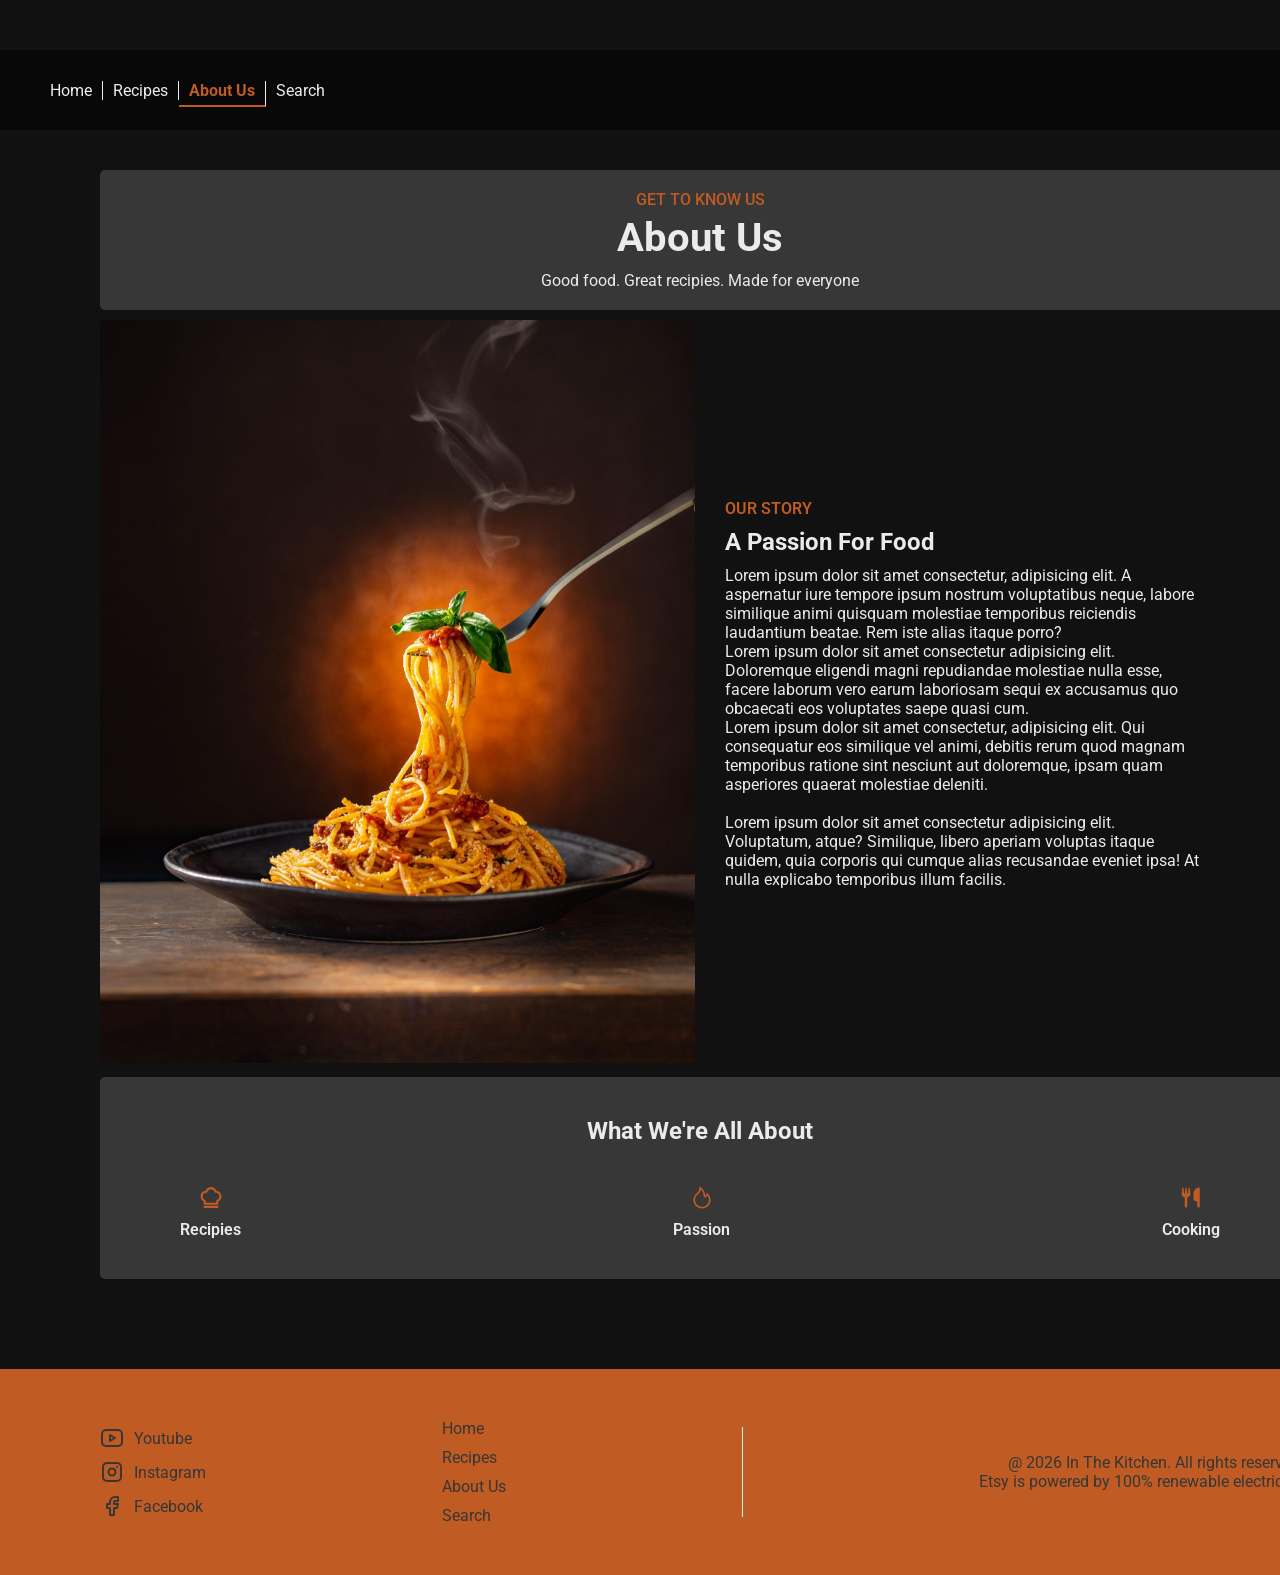
<file: about-us.html>
<!DOCTYPE html>
<html lang="en">

<head>
    <meta charset="UTF-8">
    <meta name="viewport" content="width=device-width, initial-scale=1.0">
    <title>Document</title>
    <link rel="preconnect" href="https://fonts.googleapis.com">
    <link rel="preconnect" href="https://fonts.gstatic.com" crossorigin>
    <link href="https://fonts.googleapis.com/css2?family=Roboto:ital,wght@0,100..900;1,100..900&display=swap"
        rel="stylesheet">
    <link rel="stylesheet" href="css/about-us.css">
</head>

<body>

    <div class="container">
        <!-- Navigation -->
        <nav class="navigation">
            <div class="menu_container">
                <ul>
                    <li><a href="index.html">Home</a></li>
                    <li><a href="recipes.html">Recipes</a></li>
                    <li><a href="about-us.html" class="active" aria-current="page">About Us</a></li>
                    <li><a href="search.html">Search</a></li>
                </ul>
            </div>
        </nav>

        <section class="about_us">
            <div class="about_us_container">
                <div class="about_us_header">
                    <p>get to know us</p>
                    <h1>About Us</h1>
                    <p>Good food. Great recipies. Made for everyone</p>
                </div>

                <div class="about_us_image">
                    <img src="images/spagut.png" alt="">
                </div>

                <div class="about_us_text">
                    <p>our story</p>
                    <h2>A Passion For Food</h2>
                    <p> Lorem ipsum dolor sit amet consectetur, adipisicing elit. A aspernatur iure tempore ipsum
                        nostrum voluptatibus neque, labore similique animi quisquam molestiae temporibus reiciendis
                        laudantium beatae. Rem iste alias itaque porro? <br> Lorem ipsum dolor sit amet consectetur
                        adipisicing elit. Doloremque eligendi magni repudiandae molestiae nulla esse, facere laborum
                        vero earum laboriosam sequi ex accusamus quo obcaecati eos voluptates saepe quasi cum. <br>
                        Lorem ipsum dolor sit amet consectetur, adipisicing elit. Qui consequatur eos similique vel
                        animi, debitis rerum quod magnam temporibus ratione sint nesciunt aut doloremque, ipsam quam
                        asperiores quaerat molestiae deleniti. <br>
                        <br> Lorem ipsum dolor sit amet consectetur adipisicing elit. Voluptatum, atque? Similique,
                        libero aperiam voluptas itaque quidem, quia corporis qui cumque alias recusandae eveniet ipsa!
                        At nulla explicabo temporibus illum facilis. 
                    </p>

                </div>

                <div class="about_us_value">

                    <div class="about_us_value_header">
                        <h2>What We're All About</h2>
                    </div>

                    <div class="about_us_value_icons">

                        <div class="about_us_value_icons_1">
                            <svg xmlns="http://www.w3.org/2000/svg" width="1em" height="1em" viewBox="0 0 24 24">
                                <path d="M0 0h24v24H0z" fill="none" />
                                <path fill="currentColor"
                                    d="M17.13 5.54C16.33 3.42 14.32 2 12 2S7.67 3.42 6.87 5.54A5.506 5.506 0 0 0 2 11c0 2.07 1.18 3.95 3 4.88V18c0 .55.45 1 1 1h12c.55 0 1-.45 1-1v-2.12c1.82-.93 3-2.81 3-4.88c0-2.82-2.13-5.15-4.87-5.46m.53 8.75c-.4.14-.67.52-.67.94v1.78H7v-1.78c0-.42-.27-.8-.67-.94c-1.4-.5-2.33-1.82-2.33-3.28c0-1.93 1.57-3.5 3.42-3.5c.04 0 .14.01.18.02c.49 0 .9-.31 1-.78c.36-1.61 1.76-2.73 3.41-2.73s3.05 1.12 3.41 2.73c.1.47.51.81 1 .78c.06 0 .12 0 .09-.01c1.93 0 3.5 1.57 3.5 3.5c0 1.47-.94 2.79-2.33 3.28ZM5 20h14v2H5z" />
                            </svg>
                            <p>Recipies</p>
                        </div>

                        <div class="about_us_value_icons_2">
                            <svg xmlns="http://www.w3.org/2000/svg" width="1em" height="1em" viewBox="0 0 1024 1024">
                                <path d="M0 0h1024v1024H0z" fill="none" />
                                <path fill="currentColor"
                                    d="M834.1 469.2A347.5 347.5 0 0 0 751.2 354l-29.1-26.7a8.09 8.09 0 0 0-13 3.3l-13 37.3c-8.1 23.4-23 47.3-44.1 70.8c-1.4 1.5-3 1.9-4.1 2s-2.8-.1-4.3-1.5c-1.4-1.2-2.1-3-2-4.8c3.7-60.2-14.3-128.1-53.7-202C555.3 171 510 123.1 453.4 89.7l-41.3-24.3c-5.4-3.2-12.3 1-12 7.3l2.2 48c1.5 32.8-2.3 61.8-11.3 85.9c-11 29.5-26.8 56.9-47 81.5a295.6 295.6 0 0 1-47.5 46.1a352.6 352.6 0 0 0-100.3 121.5A347.75 347.75 0 0 0 160 610c0 47.2 9.3 92.9 27.7 136a349.4 349.4 0 0 0 75.5 110.9c32.4 32 70 57.2 111.9 74.7C418.5 949.8 464.5 959 512 959s93.5-9.2 136.9-27.3A348.6 348.6 0 0 0 760.8 857c32.4-32 57.8-69.4 75.5-110.9a344.2 344.2 0 0 0 27.7-136c0-48.8-10-96.2-29.9-140.9M713 808.5c-53.7 53.2-125 82.4-201 82.4s-147.3-29.2-201-82.4c-53.5-53.1-83-123.5-83-198.4c0-43.5 9.8-85.2 29.1-124c18.8-37.9 46.8-71.8 80.8-97.9a349.6 349.6 0 0 0 58.6-56.8c25-30.5 44.6-64.5 58.2-101a240 240 0 0 0 12.1-46.5c24.1 22.2 44.3 49 61.2 80.4c33.4 62.6 48.8 118.3 45.8 165.7a74.01 74.01 0 0 0 24.4 59.8a73.36 73.36 0 0 0 53.4 18.8c19.7-1 37.8-9.7 51-24.4c13.3-14.9 24.8-30.1 34.4-45.6c14 17.9 25.7 37.4 35 58.4c15.9 35.8 24 73.9 24 113.1c0 74.9-29.5 145.4-83 198.4" />
                            </svg>
                            <p>Passion</p>
                        </div>

                        <div class="about_us_value_icons_3">
                            <svg xmlns="http://www.w3.org/2000/svg" width="1em" height="1em" viewBox="0 0 640 640">
                                <path d="M0 0h640v640H0z" fill="none" />
                                <path fill="currentColor"
                                    d="M127.9 78.4c-.8-8.2-7.7-14.4-15.9-14.4s-15.1 6.2-16 14.3L81.9 213.7c-1.3 6-1.9 12.1-1.9 18.2c0 45.9 35.1 83.6 80 87.7V544c0 17.7 14.3 32 32 32s32-14.3 32-32V319.6c44.9-4.1 80-41.8 80-87.7c0-6.1-.6-12.2-1.9-18.2L287.9 78.3c-.8-8.1-7.7-14.3-15.9-14.3s-15.1 6.2-15.9 14.4l-13.6 135.5c-.6 5.7-5.4 10.1-11.1 10.1c-5.8 0-10.6-4.4-11.2-10.2L207.9 78.6c-.7-8.3-7.6-14.6-15.9-14.6s-15.2 6.3-15.9 14.6l-12.3 135.2c-.5 5.8-5.4 10.2-11.2 10.2s-10.6-4.4-11.1-10.1zM512 64c-16 0-128 32-128 176v112c0 35.3 28.7 64 64 64h32v128c0 17.7 14.3 32 32 32s32-14.3 32-32V96c0-17.7-14.3-32-32-32" />
                            </svg>
                            <p>Cooking</p>
                        </div>
                    </div>
                </div>

            </div>
        </section>

        <!-- Footer -->
        <footer class="footer">

            <div class="footer_content">

                <!-- Socials -->
                <div class="footer_socials">
                    <ul>
                        <li><a href="">
                                <svg xmlns="http://www.w3.org/2000/svg" width="1em" height="1em" viewBox="0 0 24 24">
                                    <path d="M0 0h24v24H0z" fill="none" />
                                    <g fill="none" stroke="currentColor" stroke-linecap="round" stroke-linejoin="round"
                                        stroke-width="2">
                                        <path
                                            d="M2 8a4 4 0 0 1 4-4h12a4 4 0 0 1 4 4v8a4 4 0 0 1-4 4H6a4 4 0 0 1-4-4z" />
                                        <path d="m10 9l5 3l-5 3z" />
                                    </g>
                                </svg>
                                Youtube</a></li>
                        <li><a href="">
                                <svg xmlns="http://www.w3.org/2000/svg" width="1em" height="1em" viewBox="0 0 24 24">
                                    <path d="M0 0h24v24H0z" fill="none" />
                                    <g fill="none" stroke="currentColor" stroke-linecap="round" stroke-linejoin="round"
                                        stroke-width="2">
                                        <path
                                            d="M3 7a4 4 0 0 1 4-4h10a4 4 0 0 1 4 4v10a4 4 0 0 1-4 4H7a4 4 0 0 1-4-4z" />
                                        <path d="M8.5 12a3.5 3.5 0 1 0 7 0a3.5 3.5 0 0 0-7 0M17 7v.01" />
                                    </g>
                                </svg>
                                Instagram</a></li>
                        <li><a href="">
                                <svg xmlns="http://www.w3.org/2000/svg" width="1em" height="1em" viewBox="0 0 24 24">
                                    <path d="M0 0h24v24H0z" fill="none" />
                                    <path fill="none" stroke="currentColor" stroke-linecap="round"
                                        stroke-linejoin="round" stroke-width="2"
                                        d="M7 10v4h3v7h4v-7h3l1-4h-4V8a1 1 0 0 1 1-1h3V3h-3a5 5 0 0 0-5 5v2z" />
                                </svg>
                                Facebook</a></li>
                    </ul>
                </div>

                <!-- Navigation -->
                <div class="footer_navigation">
                    <ul>
                        <li><a href="index.html">Home</a></li>
                        <li><a href="recipes.html">Recipes</a></li>
                        <li><a href="about-us.html">About Us</a></li>
                        <li><a href="search.html">Search</a></li>
                    </ul>
                </div>

                <!-- Footer Line -->
                <div class="footer_line"></div>

                <!-- Powered by-->
                <div class="footer_powered">
                    <p>@ 2026 In The Kitchen. All rights reserved</p>
                    <p>Etsy is powered by 100% renewable electricity</p>
                </div>
            </div>

        </footer>



    </div>
</body>

</html>
</file>
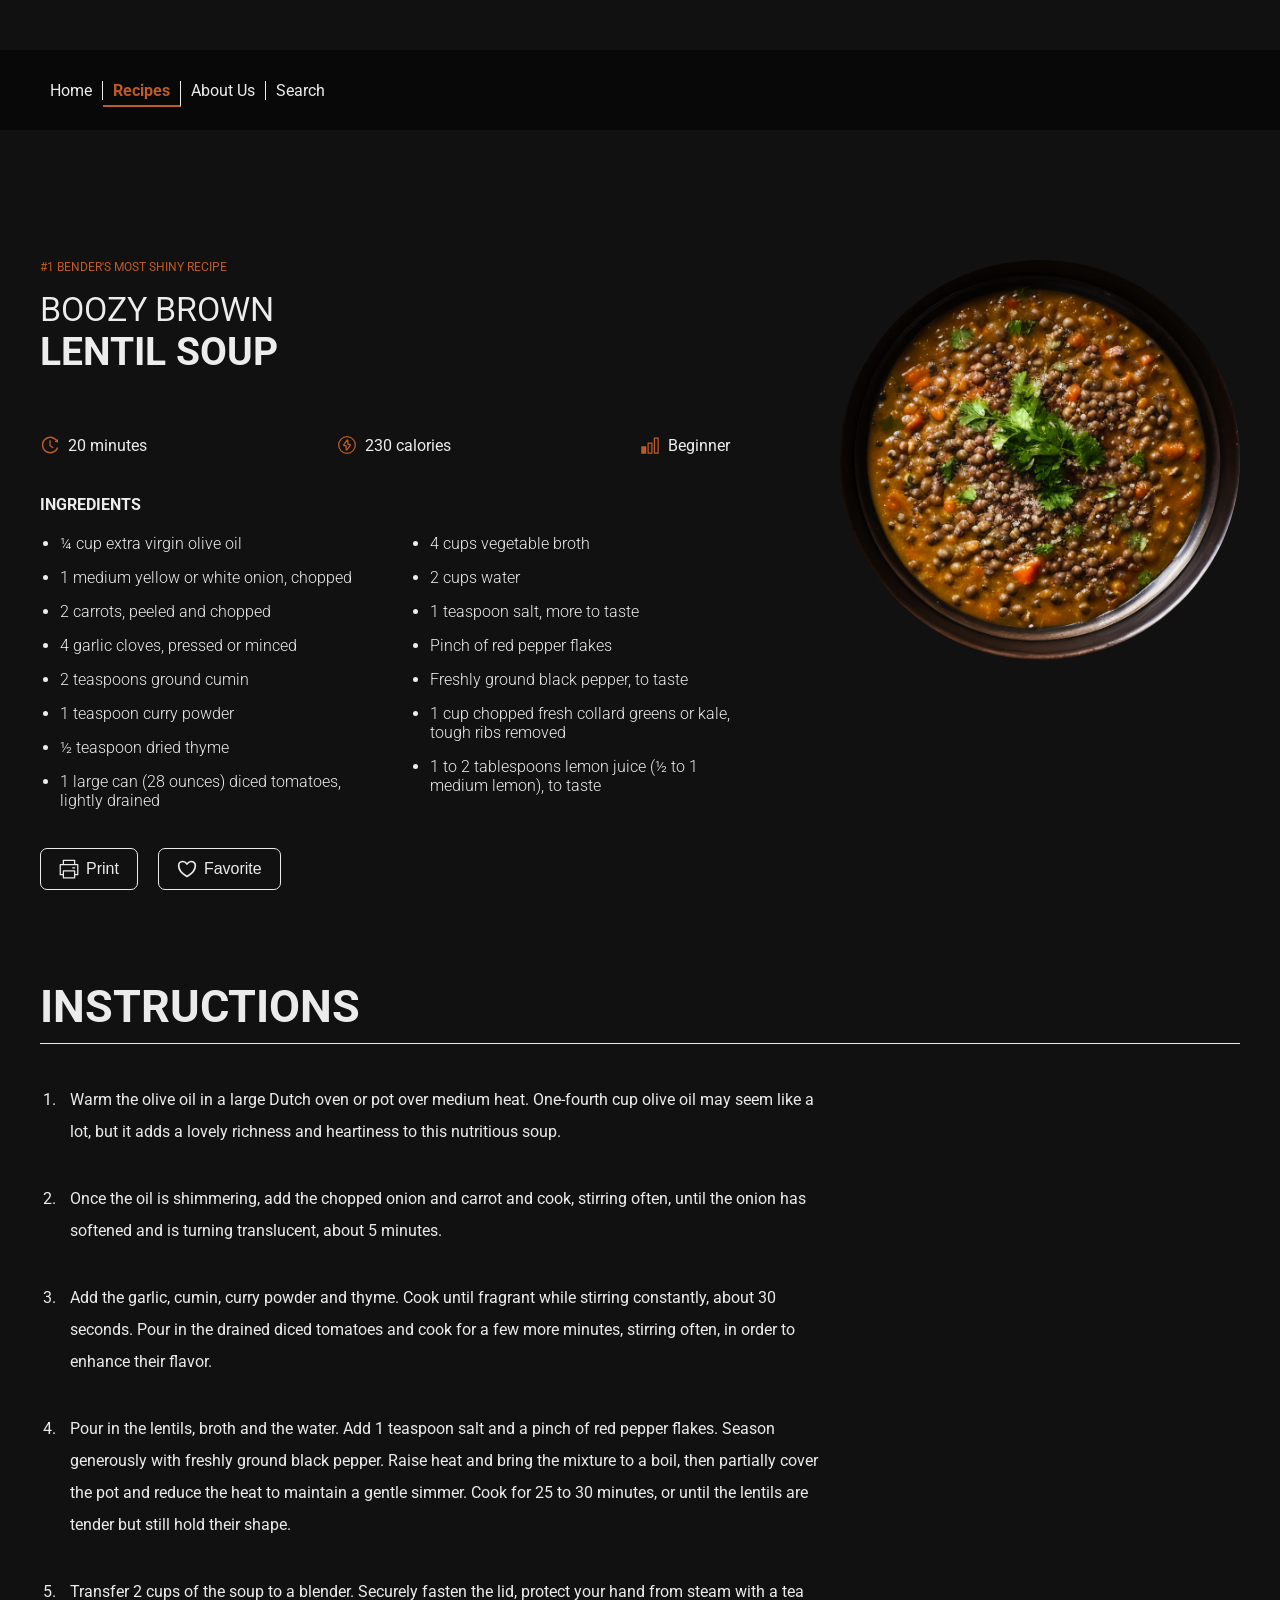
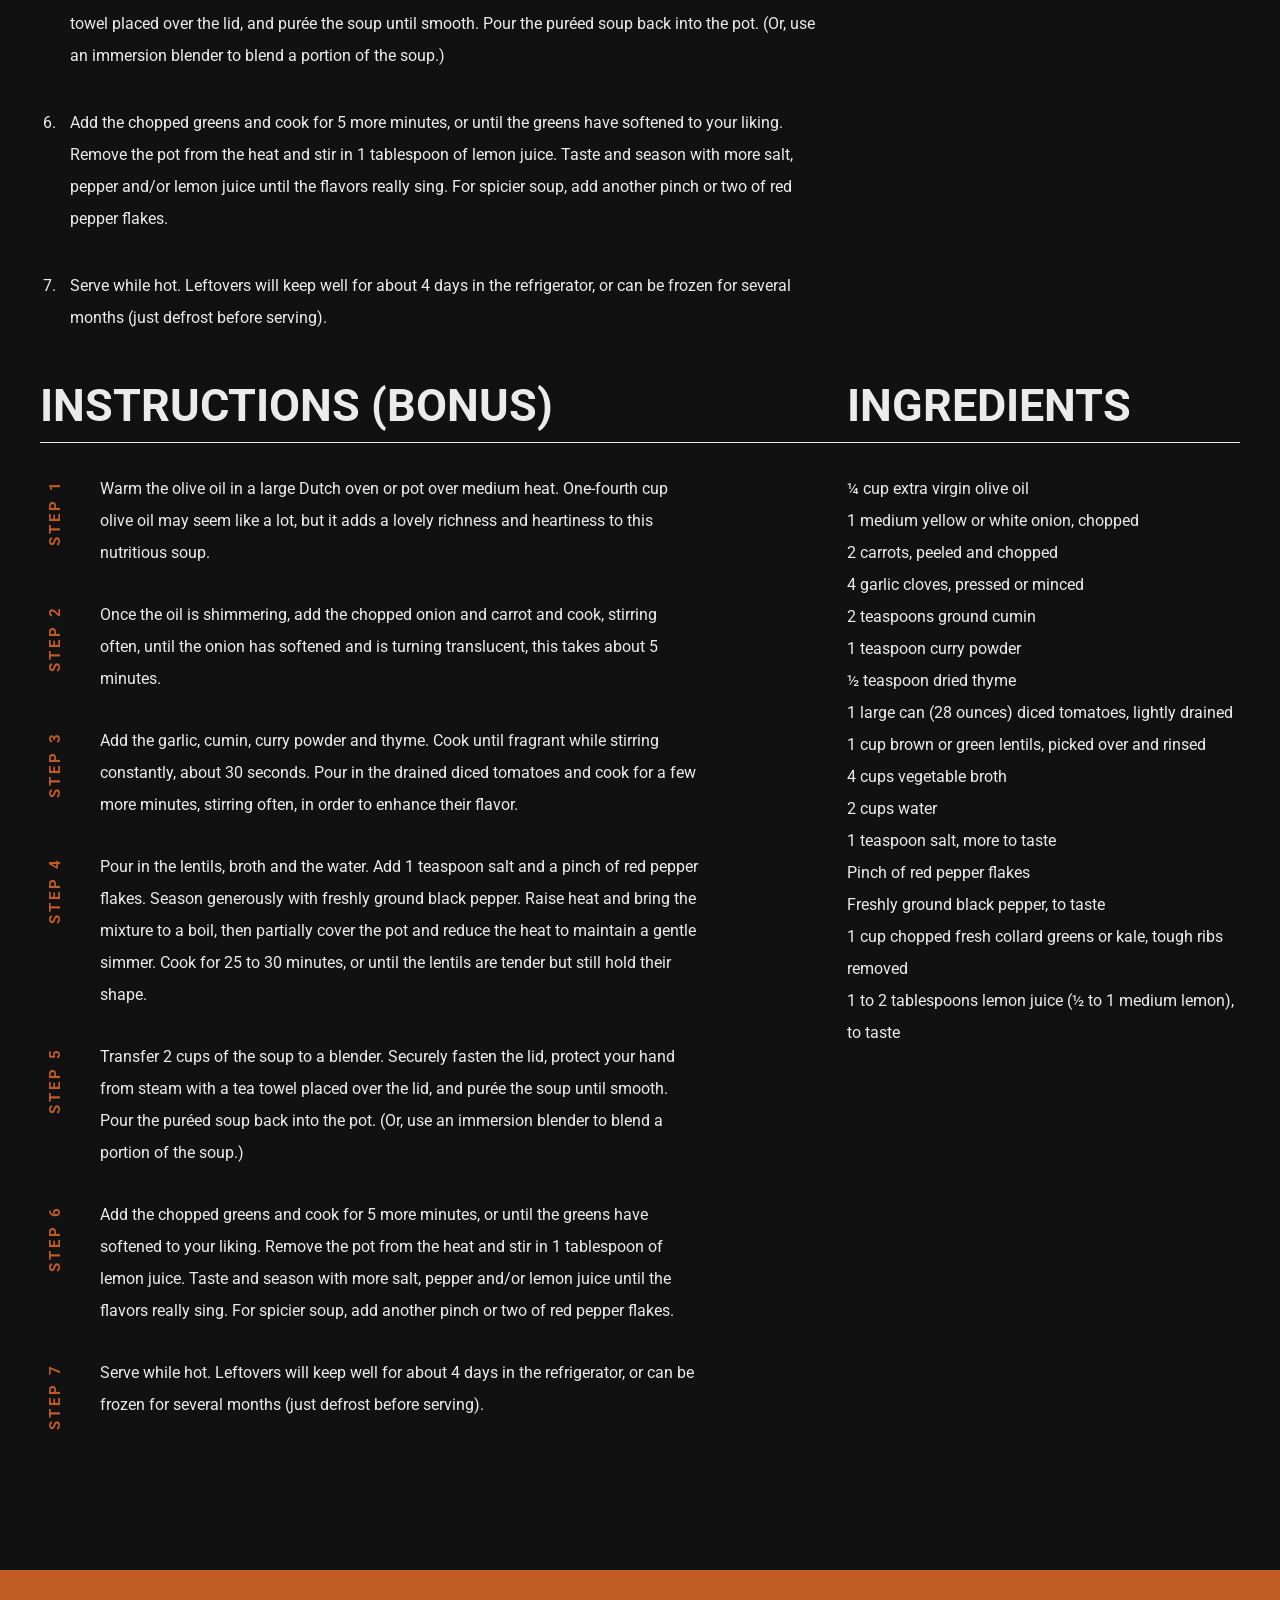
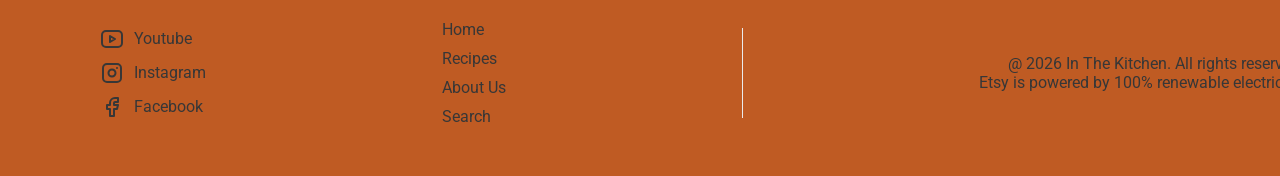
<file: recipes.html>
<!DOCTYPE html>
<html lang="en">

<head>
    <meta charset="UTF-8">
    <meta name="viewport" content="width=device-width, initial-scale=1.0">
    <title>Document</title>
    <link rel="preconnect" href="https://fonts.googleapis.com">
    <link rel="preconnect" href="https://fonts.gstatic.com" crossorigin>
    <link href="https://fonts.googleapis.com/css2?family=Roboto:ital,wght@0,100..900;1,100..900&display=swap"
        rel="stylesheet">
    <link rel="stylesheet" href="css/recipe.css">
</head>

<body>

    <div class="container">

        <!-- Navigation -->

        <nav class="navigation">

            <div class="menu_container">
                <ul>
                    <li><a href="index.html">Home</a></li>
                    <li><a href="recipes.html" class="active" aria-current="page">Recipes</a></li>
                    <li><a href="about-us.html">About Us</a></li>
                    <li><a href="search.html">Search</a></li>
                </ul>
            </div>

        </nav>

        <!-- Recipe Section -->

        <section class="recipe">

            <div class="recipe_container">

                <div class="recipe_title">
                    <p class="recipe_subtitle">#1 Bender's most shiny recipe</p>

                    <h1>Boozy brown
                        <span>Lentil soup</span>
                    </h1>

                    <div class="recipe_stats">
                        <div class="recipe_stat">
                            <svg xmlns="http://www.w3.org/2000/svg" width="1em" height="1em" viewBox="0 0 1024 1024">
                                <path d="M0 0h1024v1024H0z" fill="none" />
                                <path fill="currentColor"
                                    d="M536.1 273H488c-4.4 0-8 3.6-8 8v275.3c0 2.6 1.2 5 3.3 6.5l165.3 120.7c3.6 2.6 8.6 1.9 11.2-1.7l28.6-39c2.7-3.7 1.9-8.7-1.7-11.2L544.1 528.5V281c0-4.4-3.6-8-8-8m219.8 75.2l156.8 38.3c5 1.2 9.9-2.6 9.9-7.7l.8-161.5c0-6.7-7.7-10.5-12.9-6.3L752.9 334.1a8 8 0 0 0 3 14.1m167.7 301.1l-56.7-19.5a8 8 0 0 0-10.1 4.8c-1.9 5.1-3.9 10.1-6 15.1c-17.8 42.1-43.3 80-75.9 112.5a353 353 0 0 1-112.5 75.9a352.2 352.2 0 0 1-137.7 27.8c-47.8 0-94.1-9.3-137.7-27.8a353 353 0 0 1-112.5-75.9c-32.5-32.5-58-70.4-75.9-112.5A353.4 353.4 0 0 1 171 512c0-47.8 9.3-94.2 27.8-137.8c17.8-42.1 43.3-80 75.9-112.5a353 353 0 0 1 112.5-75.9C430.6 167.3 477 158 524.8 158s94.1 9.3 137.7 27.8A353 353 0 0 1 775 261.7c10.2 10.3 19.8 21 28.6 32.3l59.8-46.8C784.7 146.6 662.2 81.9 524.6 82C285 82.1 92.6 276.7 95 516.4C97.4 751.9 288.9 942 524.8 942c185.5 0 343.5-117.6 403.7-282.3c1.5-4.2-.7-8.9-4.9-10.4" />
                            </svg>
                            <p>20 minutes</p>
                        </div>

                        <div class="recipe_stat">
                            <svg xmlns="http://www.w3.org/2000/svg" width="1em" height="1em" viewBox="0 0 24 24">
                                <path d="M0 0h24v24H0z" fill="none" />
                                <g fill="none" stroke="currentColor" stroke-width="1.5">
                                    <circle cx="12" cy="12" r="10" />
                                    <path stroke-linecap="round" stroke-linejoin="round"
                                        d="m8.129 11.598l3.999-5.39c.313-.422.899-.16.899.402v4.172c0 .336.23.609.514.609h1.944c.442 0 .678.618.386 1.011l-3.999 5.39c-.313.422-.899.16-.899-.402v-4.172c0-.336-.23-.609-.514-.609H8.515c-.441 0-.677-.618-.385-1.011" />
                                </g>
                            </svg>
                            <p>230 calories</p>
                        </div>

                        <div class="recipe_stat">
                            <svg xmlns="http://www.w3.org/2000/svg" width="1em" height="1em" viewBox="0 0 32 32">
                                <path d="M0 0h32v32H0z" fill="none" />
                                <path fill="currentColor"
                                    d="M30 30h-8V4h8Zm-6-2h4V6h-4Zm-4 2h-8V12h8Zm-6-2h4V14h-4Zm-4 2H2V18h8Z" />
                            </svg>
                            <p>Beginner</p>
                        </div>
                    </div>

                    <div class="recipe_ingredients">
                        <h2>Ingredients</h2>
                        <div class="recipe_ingredients_list">
                            <ul>
                                <li>¼ cup extra virgin olive oil</li>
                                <li>1 medium yellow or white onion, chopped</li>
                                <li>2 carrots, peeled and chopped</li>
                                <li>4 garlic cloves, pressed or minced</li>
                                <li>2 teaspoons ground cumin</li>
                                <li>1 teaspoon curry powder</li>
                                <li>½ teaspoon dried thyme</li>
                                <li>1 large can (28 ounces) diced tomatoes, lightly drained</li>
                                <li>4 cups vegetable broth</li>
                                <li>2 cups water</li>
                                <li>1 teaspoon salt, more to taste</li>
                                <li>Pinch of red pepper flakes</li>
                                <li>Freshly ground black pepper, to taste</li>
                                <li>1 cup chopped fresh collard greens or kale, tough ribs removed</li>
                                <li>1 to 2 tablespoons lemon juice (½ to 1 medium lemon), to taste</li>
                            </ul>
                        </div>
                    </div>

                    <div class="recipe_buttons">
                        <button class="recipe_button_print">
                            <svg xmlns="http://www.w3.org/2000/svg" width="1em" height="1em" viewBox="0 0 32 32">
                                <path d="M0 0h32v32H0z" fill="none" />
                                <path fill="none" stroke="currentColor" stroke-linecap="round" stroke-linejoin="round"
                                    stroke-width="2" d="M7 25H2V9h28v16h-5M7 19v11h18V19ZM25 9V2H7v7m15 5h3" />
                            </svg>
                            Print
                        </button>

                        <button class="recipe_button_favorite">
                            <svg xmlns="http://www.w3.org/2000/svg" width="1em" height="1em" viewBox="0 0 24 24">
                                <path d="M0 0h24v24H0z" fill="none" />
                                <path fill="none" stroke="currentColor" stroke-linecap="round" stroke-linejoin="round"
                                    stroke-width="2"
                                    d="M7 3C4.239 3 2 5.216 2 7.95c0 2.207.875 7.445 9.488 12.74a.99.99 0 0 0 1.024 0C21.126 15.395 22 10.157 22 7.95C22 5.216 19.761 3 17 3s-5 3-5 3s-2.239-3-5-3" />
                            </svg>
                            Favorite
                        </button>
                    </div>


                </div>

                <div class="recipe_image">
                    <img src="images/lentil-soup.png" alt="Bowl of brown lentil soup">
                </div>

            </div>



        </section>


        <!-- Instructions -->

        <section class="instructions">
            <h2>instructions</h2>


            <div class="instructions_text">
                <ol>
                    <li>Warm the olive oil in a large Dutch oven or pot over medium heat. One-fourth cup olive oil may
                        seem like a lot, but it adds a lovely richness and heartiness to this nutritious soup.</li>
                    <li>Once the oil is shimmering, add the chopped onion and carrot and cook, stirring often, until the
                        onion has softened and is turning translucent, about 5 minutes.</li>
                    <li>Add the garlic, cumin, curry powder and thyme. Cook until fragrant while stirring constantly,
                        about 30 seconds. Pour in the drained diced tomatoes and cook for a few more minutes, stirring
                        often, in order to enhance their flavor.</li>
                    <li>Pour in the lentils, broth and the water. Add 1 teaspoon salt and a pinch of red pepper flakes.
                        Season generously with freshly ground black pepper. Raise heat and bring the mixture to a boil,
                        then partially cover the pot and reduce the heat to maintain a gentle simmer. Cook for 25 to 30
                        minutes, or until the lentils are tender but still hold their shape.</li>
                    <li>Transfer 2 cups of the soup to a blender. Securely fasten the lid, protect your hand from steam
                        with a tea towel placed over the lid, and purée the soup until smooth. Pour the puréed soup back
                        into the pot. (Or, use an immersion blender to blend a portion of the soup.)</li>
                    <li>Add the chopped greens and cook for 5 more minutes, or until the greens have softened to your
                        liking. Remove the pot from the heat and stir in 1 tablespoon of lemon juice. Taste and season
                        with more salt, pepper and/or lemon juice until the flavors really sing. For spicier soup, add
                        another pinch or two of red pepper flakes.</li>
                    <li>Serve while hot. Leftovers will keep well for about 4 days in the refrigerator, or can be frozen
                        for several months (just defrost before serving).</li>
                </ol>

            </div>

        </section>

        <!-- Instructions BONUS-->

        <section class="instructions_bonus">
            <h2>instructions (bonus)</h2>
            <h2>ingredients</h2>
            <div class="instructions_bonus_text">
                <ol>
                    <li>Warm the olive oil in a large Dutch oven or pot over medium heat. One-fourth cup olive oil may
                        seem like a lot, but it adds a lovely richness and heartiness to this nutritious soup.</li>
                    <li>Once the oil is shimmering, add the chopped onion and carrot and cook, stirring often, until the
                        onion has softened and is turning translucent, this takes about 5 minutes.</li>
                    <li>Add the garlic, cumin, curry powder and thyme. Cook until fragrant while stirring constantly,
                        about 30 seconds. Pour in the drained diced tomatoes and cook for a few more minutes, stirring
                        often, in order to enhance their flavor.</li>
                    <li>Pour in the lentils, broth and the water. Add 1 teaspoon salt and a pinch of red pepper flakes.
                        Season generously with freshly ground black pepper. Raise heat and bring the mixture to a boil,
                        then partially cover the pot and reduce the heat to maintain a gentle simmer. Cook for 25 to 30
                        minutes, or until the lentils are tender but still hold their shape.</li>
                    <li>Transfer 2 cups of the soup to a blender. Securely fasten the lid, protect your hand from steam
                        with a tea towel placed over the lid, and purée the soup until smooth. Pour the puréed soup back
                        into the pot. (Or, use an immersion blender to blend a portion of the soup.)</li>
                    <li>Add the chopped greens and cook for 5 more minutes, or until the greens have softened to your
                        liking. Remove the pot from the heat and stir in 1 tablespoon of lemon juice. Taste and season
                        with more salt, pepper and/or lemon juice until the flavors really sing. For spicier soup, add
                        another pinch or two of red pepper flakes.</li>
                    <li>Serve while hot. Leftovers will keep well for about 4 days in the refrigerator, or can be frozen
                        for several months (just defrost before serving).</li>
                </ol>
            </div>

            <div class="instructions_bonus_ingredients">
                <ol>
                    <li>¼ cup extra virgin olive oil</li>
                    <li>1 medium yellow or white onion, chopped</li>
                    <li>2 carrots, peeled and chopped</li>
                    <li>4 garlic cloves, pressed or minced</li>
                    <li>2 teaspoons ground cumin</li>
                    <li>1 teaspoon curry powder</li>
                    <li>½ teaspoon dried thyme</li>
                    <li>1 large can (28 ounces) diced tomatoes, lightly drained</li>
                    <li>1 cup brown or green lentils, picked over and rinsed</li>
                    <li>4 cups vegetable broth</li>
                    <li>2 cups water</li>
                    <li>1 teaspoon salt, more to taste</li>
                    <li>Pinch of red pepper flakes</li>
                    <li>Freshly ground black pepper, to taste</li>
                    <li>1 cup chopped fresh collard greens or kale, tough ribs removed</li>
                    <li>1 to 2 tablespoons lemon juice (½ to 1 medium lemon), to taste</li>
                </ol>

            </div>


        </section>


        <!-- Footer -->

        <footer class="footer">

            <div class="footer_content">

                <!-- Socials -->

                <div class="footer_socials">
                    <ul>
                        <li><a href="">
                                <svg xmlns="http://www.w3.org/2000/svg" width="1em" height="1em" viewBox="0 0 24 24">
                                    <path d="M0 0h24v24H0z" fill="none" />
                                    <g fill="none" stroke="currentColor" stroke-linecap="round" stroke-linejoin="round"
                                        stroke-width="2">
                                        <path
                                            d="M2 8a4 4 0 0 1 4-4h12a4 4 0 0 1 4 4v8a4 4 0 0 1-4 4H6a4 4 0 0 1-4-4z" />
                                        <path d="m10 9l5 3l-5 3z" />
                                    </g>
                                </svg>
                                Youtube</a></li>
                        <li><a href="">
                                <svg xmlns="http://www.w3.org/2000/svg" width="1em" height="1em" viewBox="0 0 24 24">
                                    <path d="M0 0h24v24H0z" fill="none" />
                                    <g fill="none" stroke="currentColor" stroke-linecap="round" stroke-linejoin="round"
                                        stroke-width="2">
                                        <path
                                            d="M3 7a4 4 0 0 1 4-4h10a4 4 0 0 1 4 4v10a4 4 0 0 1-4 4H7a4 4 0 0 1-4-4z" />
                                        <path d="M8.5 12a3.5 3.5 0 1 0 7 0a3.5 3.5 0 0 0-7 0M17 7v.01" />
                                    </g>
                                </svg>
                                Instagram</a></li>
                        <li><a href="">
                                <svg xmlns="http://www.w3.org/2000/svg" width="1em" height="1em" viewBox="0 0 24 24">
                                    <path d="M0 0h24v24H0z" fill="none" />
                                    <path fill="none" stroke="currentColor" stroke-linecap="round"
                                        stroke-linejoin="round" stroke-width="2"
                                        d="M7 10v4h3v7h4v-7h3l1-4h-4V8a1 1 0 0 1 1-1h3V3h-3a5 5 0 0 0-5 5v2z" />
                                </svg>
                                Facebook</a></li>
                    </ul>
                </div>

                <!-- Navigation -->
                <div class="footer_navigation">
                    <ul>
                        <li><a href="index.html">Home</a></li>
                        <li><a href="recipes.html">Recipes</a></li>
                        <li><a href="about-us.html">About Us</a></li>
                        <li><a href="search.html">Search</a></li>
                    </ul>
                </div>

                <!-- Footer Line -->
                <div class="footer_line"></div>

                <!-- Powered by-->
                <div class="footer_powered">
                    <p>@ 2026 In The Kitchen. All rights reserved</p>
                    <p>Etsy is powered by 100% renewable electricity</p>
                </div>
            </div>

        </footer>








    </div>
</body>

</html>
</file>
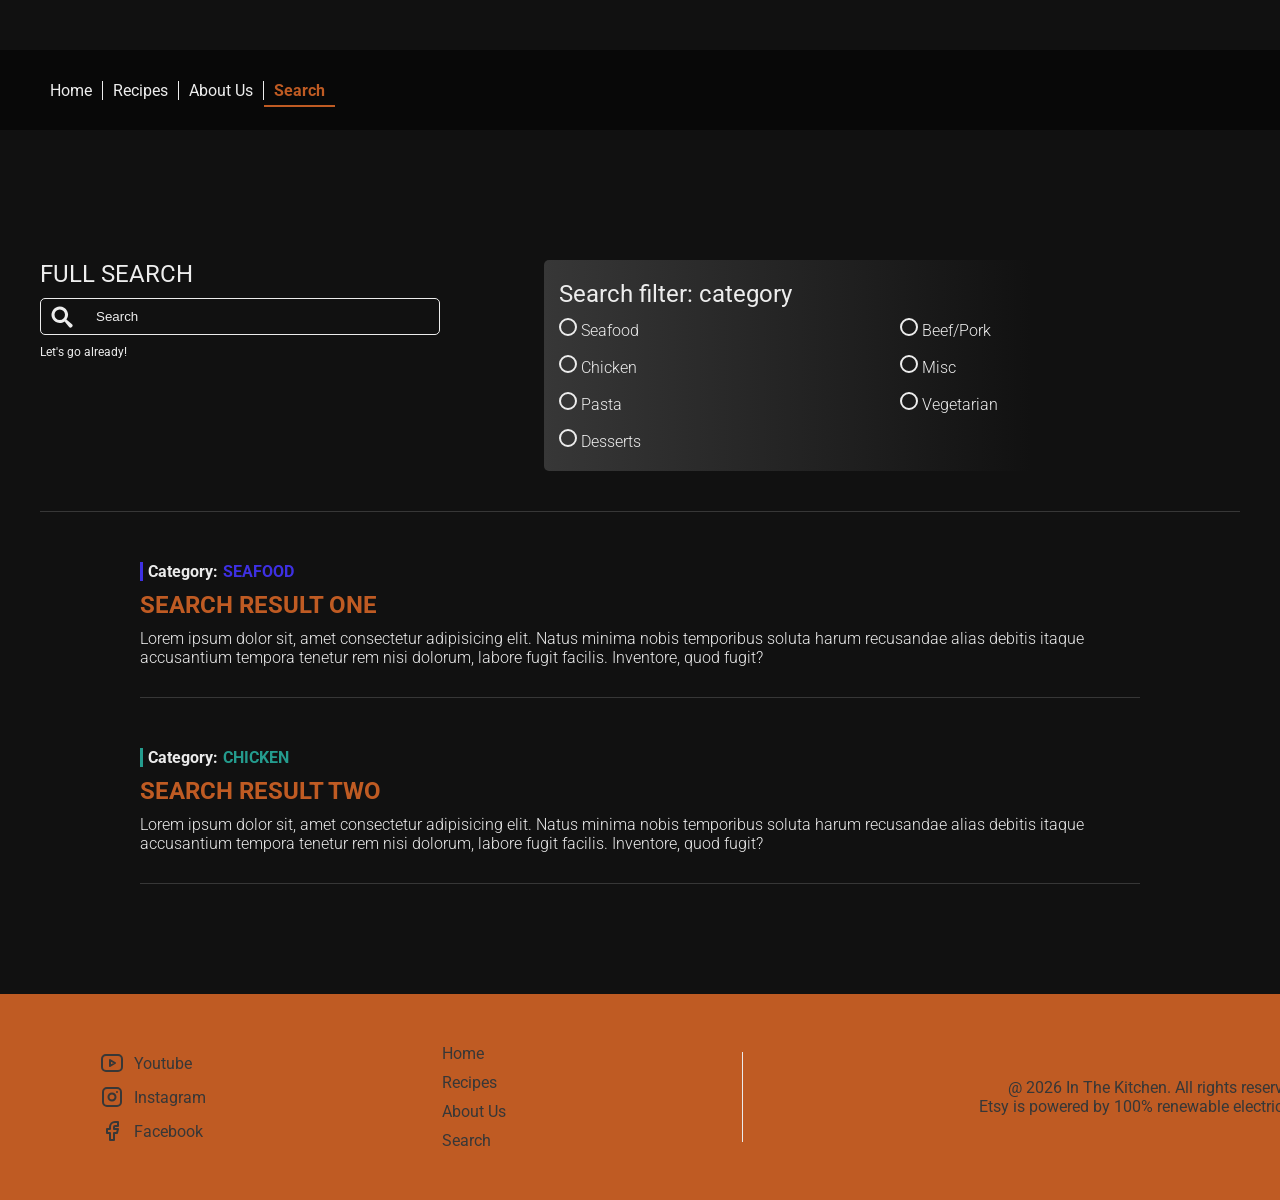
<file: search.html>
<!DOCTYPE html>
<html lang="en">

<head>
    <meta charset="UTF-8">
    <meta name="viewport" content="width=device-width, initial-scale=1.0">
    <title>Document</title>
    <link rel="preconnect" href="https://fonts.googleapis.com">
    <link rel="preconnect" href="https://fonts.gstatic.com" crossorigin>
    <link href="https://fonts.googleapis.com/css2?family=Roboto:ital,wght@0,100..900;1,100..900&display=swap"
        rel="stylesheet">
    <link rel="stylesheet" href="css/search.css">
</head>

<body>

    <div class="container">

        <!-- Navigation -->
        <nav class="navigation">
            <div class="menu_container">
                <ul>
                    <li><a href="index.html">Home</a></li>
                    <li><a href="recipes.html">Recipes</a></li>
                    <li><a href="about-us.html">About Us</a></li>
                    <li><a href="search.html" class="active" aria-current="page">Search</a></li>
                </ul>
            </div>
        </nav>

        <!-- Search Options -->
        <div class="search_area">

            <!-- Full Search -->
            <section class="search_page">
                <h2>Full search</h2>
                <div class="search_full">
                    <span class="search_icon">
                        <svg xmlns="http://www.w3.org/2000/svg" width="1em" height="1em" viewBox="0 0 16 16">
                            <path d="M0 0h16v16H0z" fill="none" />
                            <path fill="currentColor"
                                d="M6.5 1a5.5 5.5 0 0 1 4.437 8.749l3.556 2.846a1.351 1.351 0 1 1-1.898 1.898l-2.846-3.556A5.5 5.5 0 1 1 6.5 1m0 2a3.5 3.5 0 1 0 0 7a3.5 3.5 0 0 0 0-7" />
                        </svg>
                    </span>
                    <input type="text" placeholder="Search" class="search_input">
                </div>
                <p>Let's go already!</p>
            </section>

            <div class="filter_category">

                <h2>Search filter: category</h2>

                <ul>

                    <li>
                        <label> <input type="checkbox" name="category" value="seafood">
                            Seafood
                        </label>
                    </li>

                    <li>
                        <label>
                            <input type="checkbox" name="category" value="beef/pork">
                            Beef/Pork
                        </label>
                    </li>

                    <li>
                        <label>
                            <input type="checkbox" name="category" value="chicken">
                            Chicken
                        </label>
                    </li>

                    <li>
                        <label>
                            <input type="checkbox" name="category" value="misc">
                            Misc
                        </label>
                    </li>

                    <li>
                        <label>
                            <input type="checkbox" name="category" value="pasta">
                            Pasta
                        </label>
                    </li>

                    <li>
                        <label>
                            <input type="checkbox" name="category" value="Vegetarian">
                            Vegetarian
                        </label>
                    </li>

                    <li>
                        <label>
                            <input type="checkbox" name="category" value="desserts">
                            Desserts
                        </label>
                    </li>

                </ul>

            </div>
        </div>

        <section class="search_content">

            <!-- Search Result one -->
            <div class="search_result">

                <div class="search_result_text_top" data-category="seafood">
                    <p class="category_label">Category:</p>
                    <p class="category_name">seafood</p>
                </div>

                <div class="search_result_text">
                    <h2>Search Result One</h2>
                    <p>Lorem ipsum dolor sit, amet consectetur adipisicing elit. Natus minima nobis temporibus soluta
                        harum recusandae alias debitis itaque accusantium tempora tenetur rem nisi dolorum, labore fugit
                        facilis. Inventore, quod fugit?</p>
                </div>
            
            </div>

            <!-- Search Result Two -->

            <div class="search_result">

                <div class="search_result_text_top" data-category="chicken">
                    <p class="category_label">Category:</p>
                    <p class="category_name">chicken</p>
                </div>

                <div class="search_result_text">
                    <h2>Search Result Two</h2>
                    <p>Lorem ipsum dolor sit, amet consectetur adipisicing elit. Natus minima nobis temporibus soluta
                        harum recusandae alias debitis itaque accusantium tempora tenetur rem nisi dolorum, labore fugit
                        facilis. Inventore, quod fugit?</p>
                </div>

            </div>
        </section>

        <!-- Footer -->
        <footer class="footer">

            <div class="footer_content">

                <!-- Socials -->
                <div class="footer_socials">
                    <ul>
                        <li><a href="">
                                <svg xmlns="http://www.w3.org/2000/svg" width="1em" height="1em" viewBox="0 0 24 24">
                                    <path d="M0 0h24v24H0z" fill="none" />
                                    <g fill="none" stroke="currentColor" stroke-linecap="round" stroke-linejoin="round"
                                        stroke-width="2">
                                        <path
                                            d="M2 8a4 4 0 0 1 4-4h12a4 4 0 0 1 4 4v8a4 4 0 0 1-4 4H6a4 4 0 0 1-4-4z" />
                                        <path d="m10 9l5 3l-5 3z" />
                                    </g>
                                </svg>
                                Youtube</a></li>
                        <li><a href="">
                                <svg xmlns="http://www.w3.org/2000/svg" width="1em" height="1em" viewBox="0 0 24 24">
                                    <path d="M0 0h24v24H0z" fill="none" />
                                    <g fill="none" stroke="currentColor" stroke-linecap="round" stroke-linejoin="round"
                                        stroke-width="2">
                                        <path
                                            d="M3 7a4 4 0 0 1 4-4h10a4 4 0 0 1 4 4v10a4 4 0 0 1-4 4H7a4 4 0 0 1-4-4z" />
                                        <path d="M8.5 12a3.5 3.5 0 1 0 7 0a3.5 3.5 0 0 0-7 0M17 7v.01" />
                                    </g>
                                </svg>
                                Instagram</a></li>
                        <li><a href="">
                                <svg xmlns="http://www.w3.org/2000/svg" width="1em" height="1em" viewBox="0 0 24 24">
                                    <path d="M0 0h24v24H0z" fill="none" />
                                    <path fill="none" stroke="currentColor" stroke-linecap="round"
                                        stroke-linejoin="round" stroke-width="2"
                                        d="M7 10v4h3v7h4v-7h3l1-4h-4V8a1 1 0 0 1 1-1h3V3h-3a5 5 0 0 0-5 5v2z" />
                                </svg>
                                Facebook</a></li>
                    </ul>
                </div>

                <!-- Navigation -->
                <div class="footer_navigation">
                    <ul>
                        <li><a href="index.html">Home</a></li>
                        <li><a href="recipes.html">Recipes</a></li>
                        <li><a href="about-us.html">About Us</a></li>
                        <li><a href="search.html">Search</a></li>
                    </ul>
                </div>

                <!-- Footer Line -->
                <div class="footer_line"></div>

                <!-- Powered by-->
                <div class="footer_powered">
                    <p>@ 2026 In The Kitchen. All rights reserved</p>
                    <p>Etsy is powered by 100% renewable electricity</p>
                </div>
            </div>

        </footer>








    </div>
</body>

</html>
</file>
<file: css/about-us.css>
:root {
    /* Dimensions */
    --width-full: 100%;
    --width-12col: 1200px;

    /* Grid Settings */
    --grid-gap: 10px;
    --padding-default: 20px;

    /* Colours */
    --background-color-navigation: #00000088;
    --background-color-light: #ededed;
    --background-color-dark-bg: #111111;
    --primary-color: #bf5b23;
    --color-white: #ffffff;
    --color-dark: #373737;
    --color-light: #ebebeb;

    /* color swatch categories */
    --category-seafood: #3e30e2;
    --category-chicken: #249c8e;
    --category-meats: #d09189;
    --category-veg: #298f3f;
    --category-misc: #9a951e;
    --category-pasta: #bf5b23;
    --category-desserts: #9374eb;


}


/* data-category attributes */

div[data-category="Kitchen"] {
    border-left: 3px solid var(--primary-color)
}

div[data-category="seafood"] {
    border-left: 1px solid var(--category-seafood)
}

p[data-category="seafood"] {
    color: var(--category-seafood)
}

span[data-category="seafood"] {
    color: var(--category-seafood)
}

div[data-category="chicken"] {
    border-left: 1px solid var(--category-chicken)
}

p[data-category="chicken"] {
    color: var(--category-chicken)
}

span[data-category="chicken"] {
    color: var(--category-chicken)
}

div[data-category="meats"] {
    border-left: 1px solid var(--category-meats)
}

p[data-category="meats"] {
    color: var(--category-meats)
}

span[data-category="meats"] {
    color: var(--category-meats)
}

div[data-category="veg"] {
    border-left: 1px solid var(--category-veg)
}

p[data-category="veg"] {
    color: var(--category-veg)
}

span[data-category="veg"] {
    color: var(--category-veg)
}

div[data-category="misc"] {
    border-left: 1px solid var(--category-misc)
}

p[data-category="misc"] {
    color: var(--category-misc)
}

span[data-category="misc"] {
    color: var(--category-misc)
}

div[data-category="pasta"] {
    border-left: 1px solid var(--category-pasta)
}

p[data-category="pasta"] {
    color: var(--category-pasta)
}

span[data-category="pasta"] {
    color: var(--category-pasta)
}

div[data-category="desserts"] {
    border-left: 1px solid var(--category-desserts)
}

p[data-category="desserts"] {
    color: var(--category-desserts)
}

span[data-category="desserts"] {
    color: var(--category-desserts)
}


* {
    margin: 0;
    padding: 0;
    box-sizing: border-box;
}

body {
    width: var(--width-full);
    /* 100% */
    font-family: "Roboto", sans-serif;
    height: 100%;
    position: relative;
    background-color: var(--background-color-dark-bg);
}

.container {
    display: grid;
    grid-template-rows: auto;
    gap: var(--grid-gap);
    width: var(--width-full);
}

.navigation,
.hero,
.image_section,
.footer {
    width: var(--width-full);
    /* Den har fuld vidde*/
}

.todays_recipes,
.categories,
.content_area {
    width: var(--width-12col);
    margin: 0 auto 0 auto;
}

.mobile_menu {
    display: none;
}

.hamburger_menu {
    display: none;
    color: var(--color-light);
    font-size: 24px;
}


.navigation {
    width: var(--width-full);
    height: 80px;
    background-color: var(--background-color-navigation);
    padding: 20px;
    display: flex;
    justify-content: center;
    align-items: center;
    position: absolute;
    top: 50px;
    left: 0;
    z-index: 10;
}

.navigation a.active {
    color: var(--primary-color);
    border-bottom: 2px solid var(--primary-color);
    padding-bottom: 5px;
    font-weight: 700;
}

/* For Cool floaty later JS */
.navigation.fixed {
    position: fixed;
    top: 0;
    width: 100%;
    z-index: 1000
}

.menu_container {
    width: var(--width-12col);
}

.menu_container ul {
    display: flex;
}

.menu_container ul li {
    list-style: none;
}

.menu_container a {
    padding: 0 10px;
    text-decoration: none;
    color: var(--background-color-light);
    border-right: 1px solid var(--background-color-light);
}

.menu_container a:hover {
    color: var(--primary-color);
}

.menu_container li:last-child a {
    border-right: none;
}

/* About US Header */

.about_us {
    display: grid;
    justify-items: center;
}

.about_us_container {
    display: grid;
    grid-template-columns: repeat(12, 1fr);
    width: var(--width-12col);
    gap: var(--grid-gap);
}

.about_us_header {
    grid-column: 1 / -1;
    padding: 20px 20px;
    background-color: var(--color-dark);
    border-radius: 5px;
    margin-top: 170px;
    text-align: center;
    grid-row: 1;
}

.about_us_header h1 {
    color: var(--color-light);
    margin-top: 5px;
    margin-bottom: 10px;
    font-size: 40px;
}

.about_us_header p:first-child {
    text-transform: uppercase;
    color: var(--primary-color);
    font-weight: 500;
}

.about_us_header p:last-child {
    color: var(--color-light);
}

/* About us Image + Text */

.about_us_image {
    grid-row: 2;
    grid-column: 1 / span 6;
}

.about_us_image img {
    width: 100%;
    border-radius: 5px;
}

.about_us_text {
    display: flex;
    justify-content: center;
    align-items: flex-start;

    flex-direction: column;
    text-align: start;

    padding-left: 20px;

    grid-row: 2;
    grid-column: 7 / span 5;
    color: var(--color-light);
}

.about_us_text p:first-child {
    text-transform: uppercase;
    color: var(--primary-color);
    font-weight: 600;
    padding-bottom: 10px;
}

.about_us_text h2 {
    padding-bottom: 10px;
}

/* About Us Bottom */

.about_us_value {
    grid-column: 1 / span 12;

    padding-bottom: 20px;
    padding-top:20px;

    background: var(--color-dark);
    border-radius: 5px;

}

.about_us_value_header h2 {
    display: flex;
    justify-content: center;
    padding-top: 20px;
    padding-bottom: 20px;
    color: var(--color-light);
    

}

.about_us_value_icons {
    grid-row: 3;
    grid-column: 1 / -1;

    border-radius: 5px;
    padding-top: 20px;
    padding-bottom: 20px;
    padding-left: 80px;
    padding-right: 80px;
    
    display: flex;
    flex-direction: row;
    justify-content: space-between;
    
    color: var(--color-light);
    font-weight: 600;
}

.about_us_value_icons > div {
    display: flex;
    flex-direction: column;
    align-items: center;
    gap: 5px;
}

.about_us_value_icons svg {
color: var(--primary-color);
font-size: 30px;
padding-bottom: 5px;

}

/* Footer */

.footer {
    background-color: var(--primary-color);
    padding: 50px 100px;
    margin-top: 80px;

}

.footer_content {
    display: flex;
    justify-content: space-between;
    align-items: center;
    width: var(--width-12col);
    justify-self: center;
}

.footer_navigation ul,
.footer_socials ul {
    display: flex;
    flex-direction: column;
    gap: 10px;
    list-style: none;
}

.footer_navigation {
    display: flex;
    flex-direction: column;
    color: var(--color-dark);
    text-decoration: none;
    cursor: pointer;
}

.footer_line {
    height: 90px;
    width: 1px;
    background-color: #ebebeb;
}

.footer_powered {
    display: flex;
    flex-direction: column;
    justify-content: end;
    align-items: end;
    text-align: right;
    color: var(--color-dark);

}

/* Footer Links */

.footer_navigation a,
.footer_socials a {
    color: var(--color-dark);
    text-decoration: none;
    display: flex;
    align-items: center;
    gap: 10px;
    margin: 0;
    padding: 0;
}

.footer_socials svg {
    width: 24px;
    height: 24px;
    flex-shrink: 0;
}
</file>
<file: css/recipe.css>
:root {
    /* Dimensions */
    --width-full: 100%;
    --width-12col: 1200px;

    /* Grid Settings */
    --grid-gap: 10px;
    --padding-default: 20px;

    /* Colours */
    --background-color-navigation: #00000088;
    --background-color-light: #ededed;
    --background-color-dark-bg: #111111;
    --primary-color: #bf5b23;
    --color-white: #ffffff;
    --color-dark: #373737;
    --color-light: #ebebeb;

    /* color swatch categories */
    --category-seafood: #3e30e2;
    --category-chicken: #249c8e;
    --category-meats: #d09189;
    --category-veg: #298f3f;
    --category-misc: #9a951e;
    --category-pasta: #bf5b23;
    --category-desserts: #9374eb;
}


* {
    margin: 0;
    padding: 0;
    box-sizing: border-box;
}

body {
    width: var(--width-full);
    /* 100% */
    font-family: "Roboto", sans-serif;
    height: 100%;
    position: relative;
    background-color: var(--background-color-dark-bg);
}

.container {
    display: grid;
    grid-template-columns: repeat(12, 1fr);
    grid-template-rows: 250px auto auto;
    gap: var(--grid-gap);
    width: var(--width-full);
    grid-auto-rows: auto;
}

.navigation {
    width: var(--width-full);
    height: 80px;
    background-color: var(--background-color-navigation);
    padding: 20px;
    display: flex;
    justify-content: center;
    align-items: center;
    position: absolute;
    top: 50px;
    left: 0;
    z-index: 10;
}

.navigation a.active {
    color: var(--primary-color);
    border-bottom: 2px solid var(--primary-color);
    padding-bottom: 5px;
    font-weight: 700;
}

/* For Cool floaty later JS */
.navigation.fixed {
    position: fixed;
    top: 0;
    width: 100%;
    z-index: 1000
}

.menu_container {
    width: var(--width-12col);
}

.menu_container ul {
    display: flex;
}

.menu_container ul li {
    list-style: none;
}

.menu_container a {
    padding: 0 10px;
    text-decoration: none;
    color: var(--background-color-light);
    border-right: 1px solid var(--background-color-light);
}

.menu_container a:hover {
    color: var(--primary-color);
}

.menu_container li:last-child a {
    border-right: none;
}

/* Recipe Title */
.recipe {
    grid-column: 1 / span 12;
    display: flex;
    justify-content: center;
    grid-row: 2;
    color: var(--background-color-light);
    min-height: 300px;
}

.recipe_container {
    width: var(--width-12col);
    display: grid;
    grid-template-columns: repeat(12, 1fr);
    gap: var(--grid-gap);

}

.recipe_title {
    grid-column: 1 / Span 7;
    grid-row: 1;
}

.recipe_subtitle {
    font-weight: 400;
    font-size: 12px;
    text-transform: uppercase;
    color: var(--primary-color);
    margin-bottom: 15px;
}

.recipe_title h1 {
    font-weight: 380;
    font-size: 34px;
    text-transform: uppercase;
}

.recipe_title h1 span {
    display: block;
    font-size: 39px;
    font-weight: 700;
}

/* Stats */
.recipe_stats {
    display: flex;
    justify-content: space-between;
    margin-top: 60px;
    margin-bottom: 40px;
    gap: 15px;
}

.recipe_stat {
    display: flex;
    align-items: center;
    gap: 8px;
}

.recipe_stat svg {
    color: var(--primary-color);
    font-size: 20px;
}

.recipe_ingredients h2 {
    margin-bottom: 20px;
    text-transform: uppercase;
    font-size: 16px;
}

.recipe_ingredients_list ul {
    columns: 2;
    column-gap: 70px;
    padding-left: 20px;
    margin-bottom: 30px;
}

.recipe_ingredients_list li {
    margin-bottom: 15px;
    break-inside: avoid;
    font-weight: 300;
}

/* Buttons */

.recipe_buttons {
    display: flex;
    gap: 20px;
}

.recipe_buttons button {
    display: flex;
    align-items: center;
    justify-content: center;
    gap: 7px;
    padding: 10px 18px;
    background-color: transparent;
    border: 1px solid var(--color-light);
    color: var(--color-light);
    border-radius: 7px;

    font-size: 16px;
    cursor: pointer;
}

.recipe_buttons svg {
    height: 20px;
    width: 20px;
}

/* Instructions */

.instructions {
    width: var(--width-12col);
    justify-self: center;
    grid-column: 1 / -1;
    grid-row: 3;
    color: var(--color-light);
    margin-top: 80px;
}

.instructions h2 {
    border-bottom: 1px solid var(--color-light);
    text-transform: uppercase;
    padding-bottom: 10px;
    margin-bottom: 40px;
    font-size: 45px;
}

.instructions_text {
    display: grid;
    grid-template-columns: repeat(12, 1fr);
    gap: var(--grid-gap);
}

.instructions_text ol {
    grid-column: 1 / span 8;
    padding-left: 20px;
}

.instructions_text li {
    line-height: 2;
    padding-left: 10px;
    margin-bottom: 35px;
}

/* Instruction BONUS */

.instructions_bonus {
    display: grid;
    grid-template-columns: repeat(12, 1fr);
    width: var(--width-12col);
    gap: var(--grid-gap);
    grid-row: 4;
    grid-column: 1 / -1;
    justify-self: center;
}

.instructions_bonus h2 {
    color: var(--color-light);
    text-transform: uppercase;
    font-size: 45px;
}


.instructions_bonus h2:first-child {
    grid-column: 1 / span 6;
}

.instructions_bonus h2:nth-child(2) {
    grid-column: 9 / span 4;
}

.instructions_bonus::after {
    content: "";
    grid-column: 1 / -1;
    grid-row: 2;
    border-bottom: 1px solid var(--color-light);
    margin-bottom: 20px;
}

.instructions_bonus_text {
    color: var(--color-light);

    padding-right: 35px;
    grid-column: 1 / span 7;
    grid-row: 3;
    line-height: 2;
}

.instructions_bonus_text ol {
    list-style: none;
    counter-reset: step;
}

.instructions_bonus_text li {
    counter-increment:step;
    display: flex;
    gap: 30px;
    margin-bottom: 30px;
    line-height: 2;

}

.instructions_bonus_text li::before {
    content: "step\00a0" counter(step);
    writing-mode: vertical-rl;
    transform: rotate(180deg);
    color: var(--primary-color);
    font-size: 12px;
    font-weight: 700;
    text-transform: uppercase;
    letter-spacing: 3px;
    white-space: nowrap;
    align-self: flex-start;
    flex-shrink: 0;
    margin-top: 6px;
    font-size: 15px;
}

.instructions_bonus_ingredients {
    color: var(--color-light);
    line-height: 2;

    grid-column: 9 / span 4;
    grid-row: 3;
}

.instructions_bonus_ingredients ol {
    list-style: none;
}

/* Recipe Image */

.recipe_image {
    grid-column: 9 / span 5;
    grid-row: 1;
}

.recipe_image img {
    width: 100%;
    aspect-ratio: 1 / 1;
    object-fit: cover;
    display: block;
    border-radius: 50%;
}

/* Footer */

.footer {
    background-color: var(--primary-color);
    padding: 50px 100px;
    margin-top: 100px;
    grid-column: 1 / span 12;
    grid-row: 5;
}

.footer_content {
    display: flex;
    justify-content: space-between;
    align-items: center;
    width: var(--width-12col);
    justify-self: center;
}

.footer_navigation ul,
.footer_socials ul {
    display: flex;
    flex-direction: column;
    gap: 10px;
    list-style: none;
}

.footer_navigation {
    display: flex;
    flex-direction: column;
    color: var(--color-dark);
    text-decoration: none;
    cursor: pointer;
}

.footer_line {
    height: 90px;
    width: 1px;
    background-color: #ebebeb;
}

.footer_powered {
    display: flex;
    flex-direction: column;
    justify-content: end;
    align-items: end;
    text-align: right;
    color: var(--color-dark);

}

/* Footer Links */

.footer_navigation a,
.footer_socials a {
    color: var(--color-dark);
    text-decoration: none;
    display: flex;
    align-items: center;
    gap: 10px;
    margin: 0;
    padding: 0;
}

.footer_socials svg {
    width: 24px;
    height: 24px;
    flex-shrink: 0;
}


/* RWD start*/
@media (width <=768px) {
    :root {
        --width-12col: 90%;
    }

}
</file>
<file: css/search.css>
:root {
    /* Dimensions */
    --width-full: 100%;
    --width-12col: 1200px;

    /* Grid Settings */
    --grid-gap: 10px;
    --padding-default: 20px;


    /* Colours */
    --background-color-navigation: #00000088;
    --background-color-light: #ededed;
    --background-color-dark-bg: #111111;
    --primary-color: #bf5b23;
    --color-white: #ffffff;
    --color-dark: #373737;
    --color-light: #ebebeb;

    /* color swatch categories */
    --category-seafood: #3e30e2;
    --category-chicken: #249c8e;
    --category-meats: #d09189;
    --category-veg: #298f3f;
    --category-misc: #9a951e;
    --category-pasta: #bf5b23;
    --category-desserts: #9374eb;

}

/* data-category attributes */

[data-category="seafood"] {
    --category-color: var(--category-seafood);
}

[data-category="chicken"] {
    --category-color: var(--category-chicken);
}

/* Body & Container*/

* {
    margin: 0;
    padding: 0;
    box-sizing: border-box;
}

body {
    width: var(--width-full);
    /* 100% */
    font-family: "Roboto", sans-serif;
    height: 100%;
    position: relative;
    background-color: var(--background-color-dark-bg);
}

.container {
    display: grid;
    grid-template-columns: repeat(12, 1fr);
    grid-template-rows: 250px auto auto auto;
    gap: var(--grid-gap);
    width: var(--width-full);
}


/* Navigations Menu */

.navigation {
    width: var(--width-full);
    height: 80px;
    background-color: var(--background-color-navigation);
    padding: 20px;
    display: flex;
    justify-content: center;
    align-items: center;
    position: absolute;
    top: 50px;
    left: 0;
    z-index: 10;
}

.navigation a.active {
    color: var(--primary-color);
    border-bottom: 2px solid var(--primary-color);
    padding-bottom: 5px;
    font-weight: 700;
}

/* For Cool floaty later JS */
.navigation.fixed {
    position: fixed;
    top: 0;
    width: 100%;
    z-index: 1000
}

.menu_container {
    width: var(--width-12col);
}

.menu_container ul {
    display: flex;
}

.menu_container ul li {
    list-style: none;
}

.menu_container a {
    padding: 0 10px;
    text-decoration: none;
    color: var(--background-color-light);
    border-right: 1px solid var(--background-color-light);
}

.menu_container a:hover {
    color: var(--primary-color);
}

.menu_container li:last-child a {
    border-right: none;
}

/* Search Section */

.search_area {
    width: var(--width-12col);
    justify-self: center;
    grid-column: 2 / span 10;
    grid-row: 2;
    display: grid;
    grid-template-columns: 4fr 6fr;
    gap: 40px;
    align-items: start;
}

.search_page {
    display: flex;
    flex-direction: column;
    align-items: flex-start;
    gap: 10px;
}

.search_page h2 {
    color: var(--background-color-light);
    text-transform: uppercase;
    font-weight: normal;
}

.search_page p {
    color: var(--background-color-light);
    font-size: 12px;
}

.search_full {
    position: relative;
    display: flex;
    align-items: center;
}

.search_input {
    padding: 10px 20px 10px 55px;
    background-color: transparent;
    border-radius: 5px;
    border: 1px solid var(--background-color-light);
    outline: none;
    color: var(--background-color-light);
    width: 400px;
}

.search_input::placeholder {
    color: var(--background-color-light);
}

.search_icon {
    position: absolute;
    left: 10px;
    font-size: 24px;
    display: flex;
    align-items: center;
    color: var(--background-color-light);
}

/* Search Filter */

.filter_category {
    background: linear-gradient(to right,
            var(--color-dark) 0%,
            var(--background-color-dark-bg) 70%);
    color: var(--background-color-light);
    padding: 20px 15px;
    border-radius: 5px;
}

.filter_category h2 {
    font-weight: normal;
}

.filter_category ul {
    margin-top: 10px;
    list-style: none;
    display: grid;
    grid-template-columns: 1fr 1fr;
    gap: 15px;
    font-weight: 300;
}

.filter_category input[type="checkbox"] {
    appearance: none;
    width: 18px;
    height: 18px;
    border: 2px solid var(--background-color-light);
    border-radius: 50%;
    cursor: pointer;
}

.filter_category input[type="checkbox"]:checked {
    background-color: var(--background-color-light);
    box-shadow: inset 0 0 0 4px var(--primary-color);
    border-color: var(--background-color-dark-bg);
    border: 1px solid;
}

/* Search Results */

.search_content {
    width: var(--width-12col);
    justify-self: center;
    grid-column: 2 / span 10;
    grid-row: 3;
    border-top: 1px solid var(--color-dark);
    margin-top: 30px;
    display: grid;
    grid-template-columns: repeat(12, 1fr);
}

.search_result {
    border-bottom: 1px solid var(--color-dark);
    padding-bottom: 30px;
    grid-column: 2/ span 10;
}

.search_result_text_top {
    display: flex;
    margin-top: 50px;
    gap: 5px;
    align-items: center;
    font-weight: 700;
}

.search_result_text h2 {
    color: var(--primary-color);
    margin: 10px 0;
    text-transform: uppercase;
}

.search_result_text p {
    color: var(--color-light);
    font-weight: 300;
}

.category_label {
    color: var(--color-light);
    border-left: 3px solid var(--category-color);
    padding-left: 5px;
}

.category_name {
    color: var(--category-color);
    text-transform: uppercase;
}


/* Footer */

.footer {
    background-color: var(--primary-color);
    padding: 50px 100px;
    margin-top: 100px;
    grid-column: 1 / span 12;
    grid-row: 4;

}

.footer_content {
    display: flex;
    justify-content: space-between;
    align-items: center;
    width: var(--width-12col);
    justify-self: center;
}

.footer_navigation ul,
.footer_socials ul {
    display: flex;
    flex-direction: column;
    gap: 10px;
    list-style: none;
}

.footer_navigation {
    display: flex;
    flex-direction: column;
    color: var(--color-dark);
    text-decoration: none;
    cursor: pointer;
}

.footer_line {
    height: 90px;
    width: 1px;
    background-color: #ebebeb;
}

.footer_powered {
    display: flex;
    flex-direction: column;
    justify-content: end;
    align-items: end;
    text-align: right;
    color: var(--color-dark);

}

/* Footer Links */

.footer_navigation a,
.footer_socials a {
    color: var(--color-dark);
    text-decoration: none;
    display: flex;
    align-items: center;
    gap: 10px;
    margin: 0;
    padding: 0;
}

.footer_socials svg {
    width: 24px;
    height: 24px;
    flex-shrink: 0;
}

/* RWD start*/
@media (width <=768px) {
    :root {
        --width-12col: 90%;
    }
}
</file>
